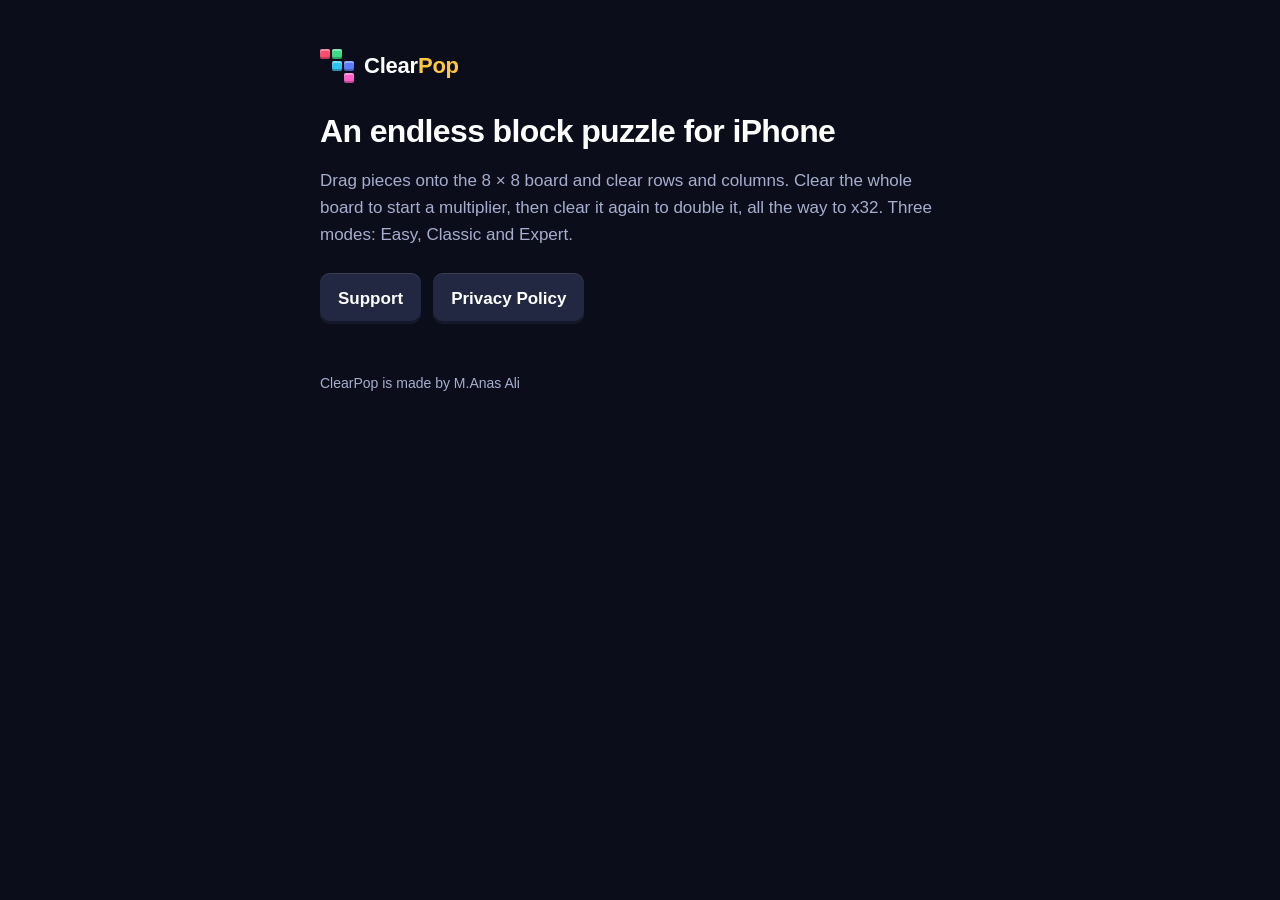
<file: index.html>
<!doctype html>
<html lang="en">
<head>
  <meta charset="utf-8">
  <meta name="viewport" content="width=device-width, initial-scale=1">
  <title>ClearPop</title>
  <meta name="description" content="ClearPop is an endless 8 × 8 block puzzle for iPhone with a Perfect Clear multiplier.">
  <link rel="stylesheet" href="style.css">
</head>
<body>
<main>
  <header>
    <a class="brand" href="./"><span class="logo" aria-hidden="true"><span class="a"></span><span class="b"></span><span class="c"></span><span class="d"></span><span class="e"></span></span><span>Clear<b>Pop</b></span></a>
  </header>

  <h1>An endless block puzzle for iPhone</h1>
  <p>Drag pieces onto the 8 × 8 board and clear rows and columns. Clear the whole board to start a multiplier, then clear it again to double it, all the way to x32. Three modes: Easy, Classic and Expert.</p>

  <nav class="links">
    <a class="button" href="support/">Support</a>
    <a class="button" href="privacy/">Privacy Policy</a>
  </nav>

  <footer>ClearPop is made by M.Anas Ali</footer>
</main>
</body>
</html>
</file>
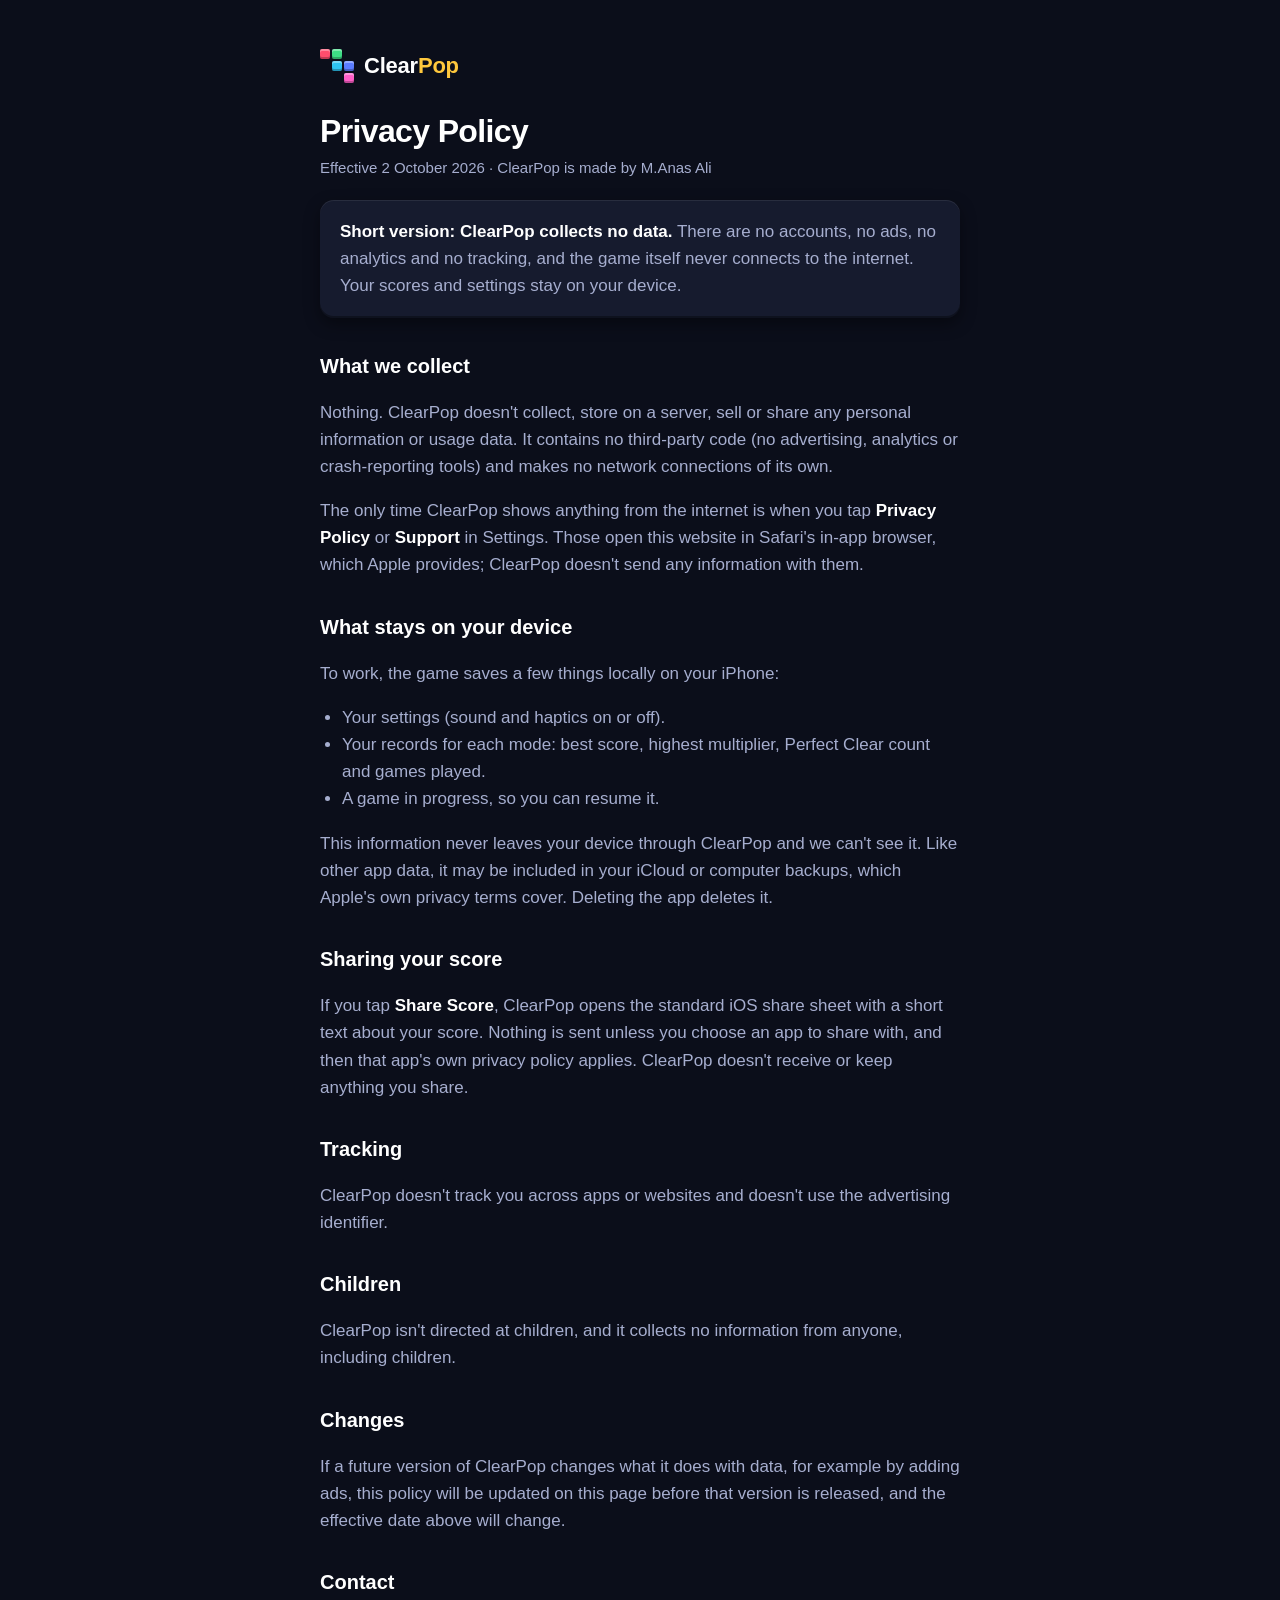
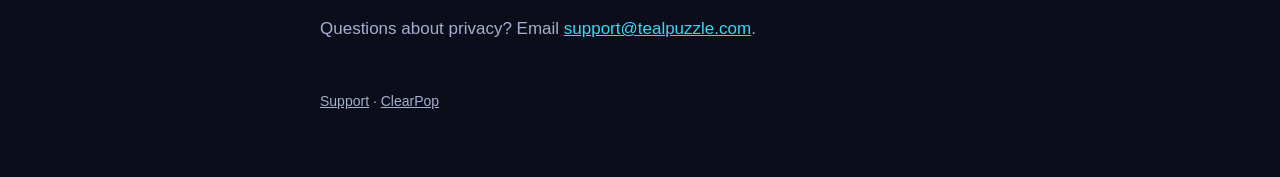
<file: privacy/index.html>
<!doctype html>
<html lang="en">
<head>
  <meta charset="utf-8">
  <meta name="viewport" content="width=device-width, initial-scale=1">
  <title>ClearPop Privacy Policy</title>
  <meta name="description" content="ClearPop collects no data. Your scores and settings stay on your device.">
  <link rel="stylesheet" href="../style.css">
</head>
<body>
<main>
  <header>
    <a class="brand" href="../"><span class="logo" aria-hidden="true"><span class="a"></span><span class="b"></span><span class="c"></span><span class="d"></span><span class="e"></span></span><span>Clear<b>Pop</b></span></a>
  </header>

  <h1>Privacy Policy</h1>
  <p class="meta">Effective 2 October 2026 · ClearPop is made by M.Anas Ali</p>

  <div class="card">
    <p><strong>Short version: ClearPop collects no data.</strong> There are no accounts, no ads, no analytics and no tracking, and the game itself never connects to the internet. Your scores and settings stay on your device.</p>
  </div>

  <h2>What we collect</h2>
  <p>Nothing. ClearPop doesn't collect, store on a server, sell or share any personal information or usage data. It contains no third-party code (no advertising, analytics or crash-reporting tools) and makes no network connections of its own.</p>
  <p>The only time ClearPop shows anything from the internet is when you tap <strong>Privacy Policy</strong> or <strong>Support</strong> in Settings. Those open this website in Safari's in-app browser, which Apple provides; ClearPop doesn't send any information with them.</p>

  <h2>What stays on your device</h2>
  <p>To work, the game saves a few things locally on your iPhone:</p>
  <ul>
    <li>Your settings (sound and haptics on or off).</li>
    <li>Your records for each mode: best score, highest multiplier, Perfect Clear count and games played.</li>
    <li>A game in progress, so you can resume it.</li>
  </ul>
  <p>This information never leaves your device through ClearPop and we can't see it. Like other app data, it may be included in your iCloud or computer backups, which Apple's own privacy terms cover. Deleting the app deletes it.</p>

  <h2>Sharing your score</h2>
  <p>If you tap <strong>Share Score</strong>, ClearPop opens the standard iOS share sheet with a short text about your score. Nothing is sent unless you choose an app to share with, and then that app's own privacy policy applies. ClearPop doesn't receive or keep anything you share.</p>

  <h2>Tracking</h2>
  <p>ClearPop doesn't track you across apps or websites and doesn't use the advertising identifier.</p>

  <h2>Children</h2>
  <p>ClearPop isn't directed at children, and it collects no information from anyone, including children.</p>

  <h2>Changes</h2>
  <p>If a future version of ClearPop changes what it does with data, for example by adding ads, this policy will be updated on this page before that version is released, and the effective date above will change.</p>

  <h2>Contact</h2>
  <p>Questions about privacy? Email <a href="mailto:support@tealpuzzle.com?subject=ClearPop%20privacy">support@tealpuzzle.com</a>.</p>

  <footer>
    <a href="../support/">Support</a> · <a href="../">ClearPop</a>
  </footer>
</main>
</body>
</html>
</file>
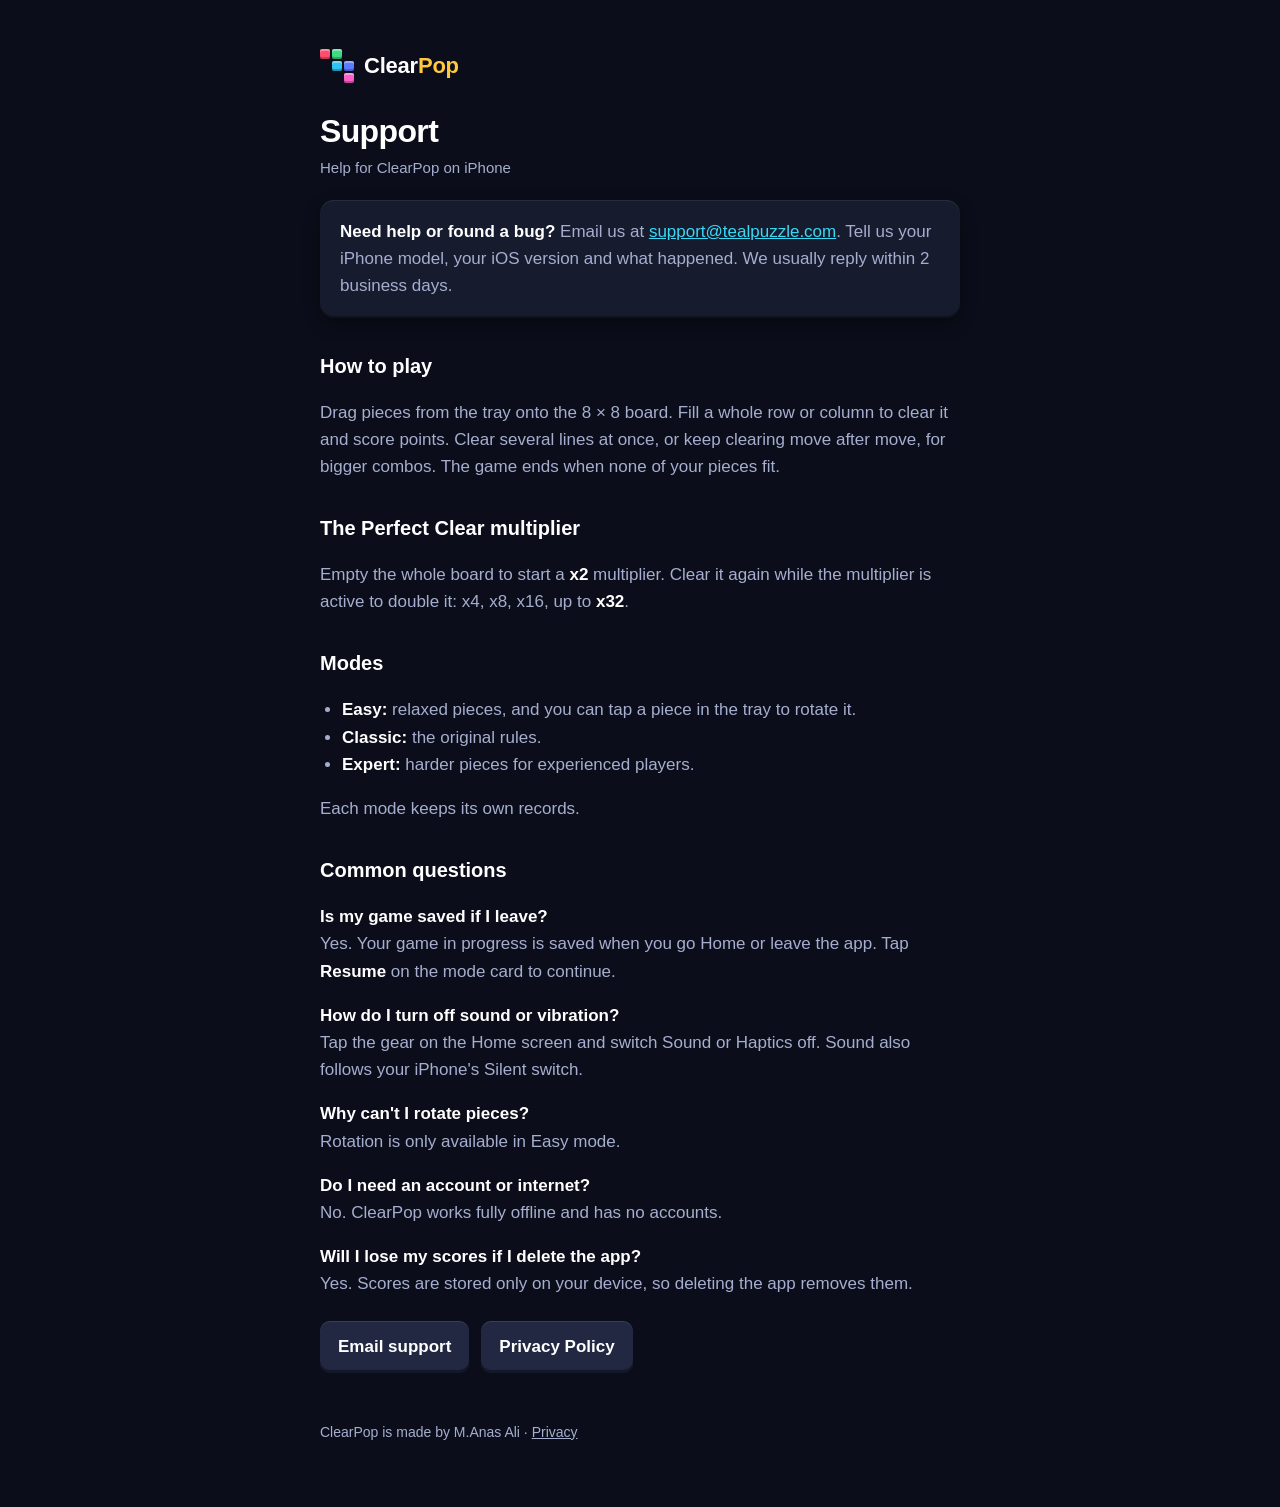
<file: support/index.html>
<!doctype html>
<html lang="en">
<head>
  <meta charset="utf-8">
  <meta name="viewport" content="width=device-width, initial-scale=1">
  <title>ClearPop Support</title>
  <meta name="description" content="How to play ClearPop, answers to common questions, and how to get help.">
  <link rel="stylesheet" href="../style.css">
</head>
<body>
<main>
  <header>
    <a class="brand" href="../"><span class="logo" aria-hidden="true"><span class="a"></span><span class="b"></span><span class="c"></span><span class="d"></span><span class="e"></span></span><span>Clear<b>Pop</b></span></a>
  </header>

  <h1>Support</h1>
  <p class="meta">Help for ClearPop on iPhone</p>

  <div class="card">
    <p><strong>Need help or found a bug?</strong> Email us at <a href="mailto:support@tealpuzzle.com?subject=ClearPop%20support">support@tealpuzzle.com</a>. Tell us your iPhone model, your iOS version and what happened. We usually reply within 2 business days.</p>
  </div>

  <h2>How to play</h2>
  <p>Drag pieces from the tray onto the 8 × 8 board. Fill a whole row or column to clear it and score points. Clear several lines at once, or keep clearing move after move, for bigger combos. The game ends when none of your pieces fit.</p>

  <h2>The Perfect Clear multiplier</h2>
  <p>Empty the whole board to start a <strong>x2</strong> multiplier. Clear it again while the multiplier is active to double it: x4, x8, x16, up to <strong>x32</strong>.</p>

  <h2>Modes</h2>
  <ul>
    <li><strong>Easy:</strong> relaxed pieces, and you can tap a piece in the tray to rotate it.</li>
    <li><strong>Classic:</strong> the original rules.</li>
    <li><strong>Expert:</strong> harder pieces for experienced players.</li>
  </ul>
  <p>Each mode keeps its own records.</p>

  <h2>Common questions</h2>
  <p><strong>Is my game saved if I leave?</strong><br>Yes. Your game in progress is saved when you go Home or leave the app. Tap <strong>Resume</strong> on the mode card to continue.</p>
  <p><strong>How do I turn off sound or vibration?</strong><br>Tap the gear on the Home screen and switch Sound or Haptics off. Sound also follows your iPhone's Silent switch.</p>
  <p><strong>Why can't I rotate pieces?</strong><br>Rotation is only available in Easy mode.</p>
  <p><strong>Do I need an account or internet?</strong><br>No. ClearPop works fully offline and has no accounts.</p>
  <p><strong>Will I lose my scores if I delete the app?</strong><br>Yes. Scores are stored only on your device, so deleting the app removes them.</p>

  <nav class="links">
    <a class="button" href="mailto:support@tealpuzzle.com?subject=ClearPop%20support">Email support</a>
    <a class="button" href="../privacy/">Privacy Policy</a>
  </nav>

  <footer>
    ClearPop is made by M.Anas Ali · <a href="../privacy/">Privacy</a>
  </footer>
</main>
</body>
</html>
</file>
<file: style.css>
:root {
  --bg: #0B0E1A;
  --surface: #161B2E;
  --raised: #222842;
  --text: #FFFFFF;
  --muted: #A6AECF;
  --gold: #FFC83D;
  --cyan: #38D9F5;
  --radius: 14px;
}

* { box-sizing: border-box; }

html { -webkit-text-size-adjust: 100%; }

body {
  margin: 0;
  background: var(--bg);
  color: var(--text);
  font: 17px/1.6 ui-rounded, "SF Pro Rounded", -apple-system, BlinkMacSystemFont, "Segoe UI", Roboto, sans-serif;
}

main {
  max-width: 680px;
  margin: 0 auto;
  padding: 40px 20px 64px;
}

header { margin-bottom: 28px; }

.brand {
  display: inline-flex;
  align-items: center;
  gap: 10px;
  color: var(--text);
  text-decoration: none;
  font-weight: 800;
  font-size: 22px;
  letter-spacing: -0.01em;
}

.brand b { color: var(--gold); font-weight: 800; }

.logo {
  display: grid;
  grid-template-columns: repeat(3, 10px);
  grid-template-rows: repeat(3, 10px);
  gap: 2px;
}

.logo span { border-radius: 2px; box-shadow: inset 0 2px 0 rgba(255,255,255,.35), inset 0 -2px 0 rgba(0,0,0,.25); }
.logo .a { background: #FF4D6D; grid-area: 1 / 1; }
.logo .b { background: #3DDC84; grid-area: 1 / 2; }
.logo .c { background: #2EC4F1; grid-area: 2 / 2; }
.logo .d { background: #5B7CFF; grid-area: 2 / 3; }
.logo .e { background: #FF5FC8; grid-area: 3 / 3; }

h1 { font-size: 32px; line-height: 1.2; margin: 0 0 6px; letter-spacing: -0.02em; }
h2 { font-size: 20px; margin: 32px 0 8px; }
p, li { color: var(--muted); }
strong { color: var(--text); }
a { color: var(--cyan); }
.meta { color: var(--muted); font-size: 15px; margin: 0; }

.card {
  background: var(--surface);
  border-radius: var(--radius);
  padding: 18px 20px;
  margin: 20px 0;
  box-shadow: inset 0 1px 0 rgba(255,255,255,.08), inset 0 -2px 0 rgba(0,0,0,.35), 0 6px 16px rgba(0,0,0,.4);
}

.card p:first-child { margin-top: 0; }
.card p:last-child { margin-bottom: 0; }

ul { padding-left: 22px; }

nav.links { display: flex; flex-wrap: wrap; gap: 12px; margin-top: 24px; }

.button {
  display: inline-block;
  background: var(--raised);
  color: var(--text);
  text-decoration: none;
  font-weight: 700;
  padding: 12px 18px;
  border-radius: 10px;
  box-shadow: inset 0 1px 0 rgba(255,255,255,.1), inset 0 -3px 0 rgba(0,0,0,.4);
}

footer { margin-top: 48px; font-size: 14px; color: var(--muted); }
footer a { color: var(--muted); }
</file>
